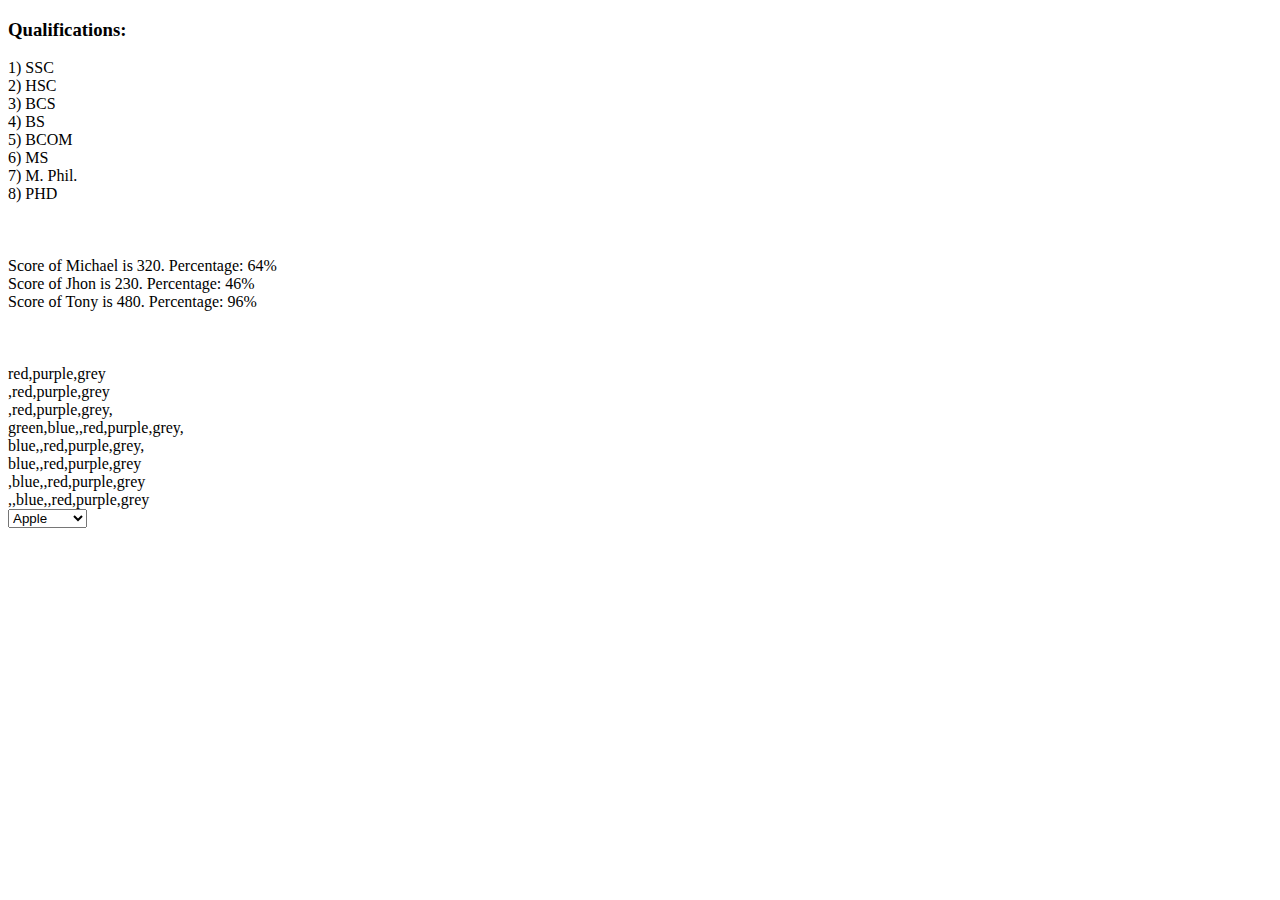
<file: Assignment 14-16/index.html>
<!DOCTYPE html>
<html lang="en">
<head>
    <meta charset="UTF-8">
    <meta name="viewport" content="width=device-width, initial-scale=1.0">
    <title>Document</title>
</head>
<body>
    


    <script src="app.js"></script>
</body>
</html>
</file>
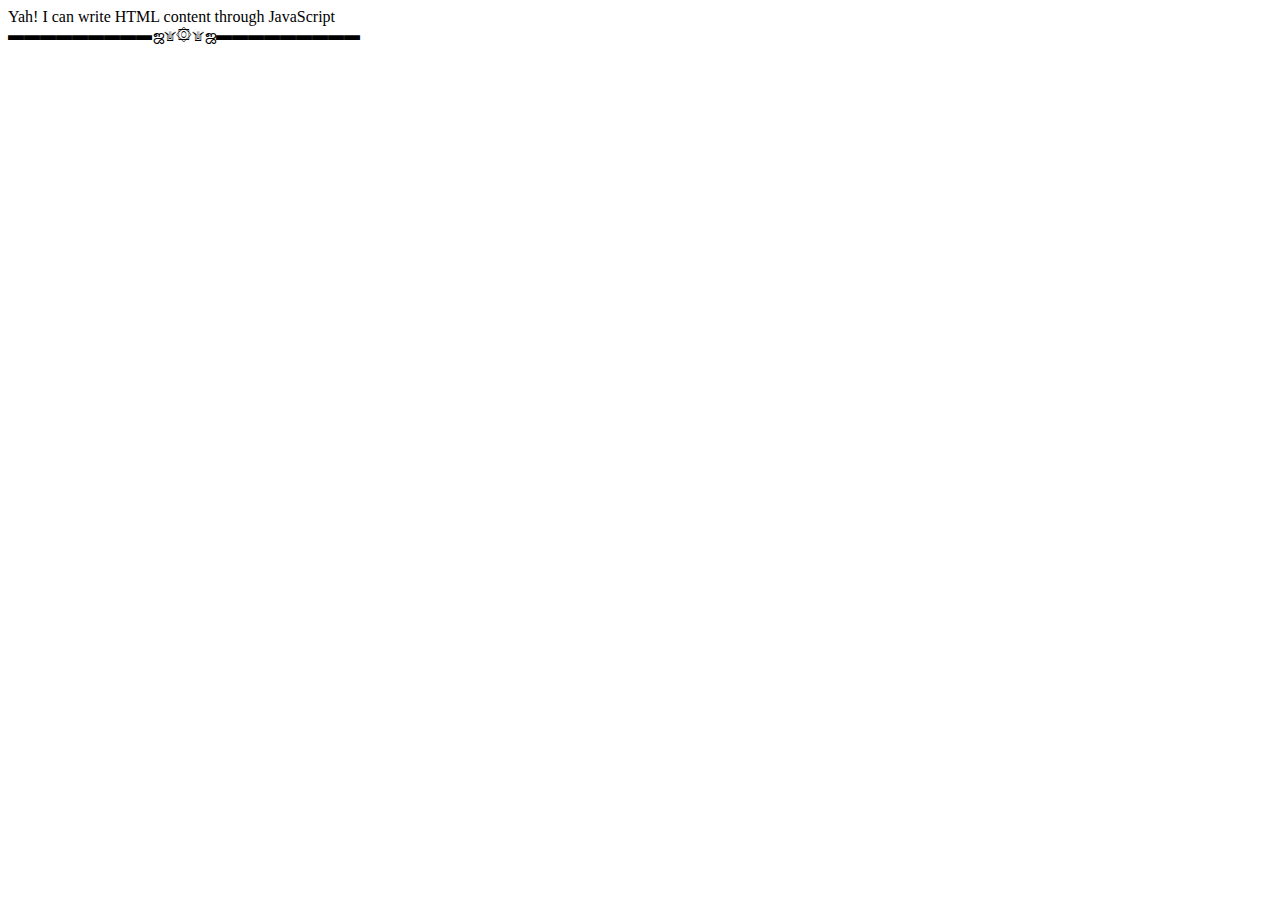
<file: Assignment 2/index.html>
<!DOCTYPE html>
<html lang="en">
<head>
    <meta charset="UTF-8">
    <meta name="viewport" content="width=device-width, initial-scale=1.0">
    <title>Document</title>
    <script src="app.js"></script>
</head>
<body>
    
</body>
</html>
</file>
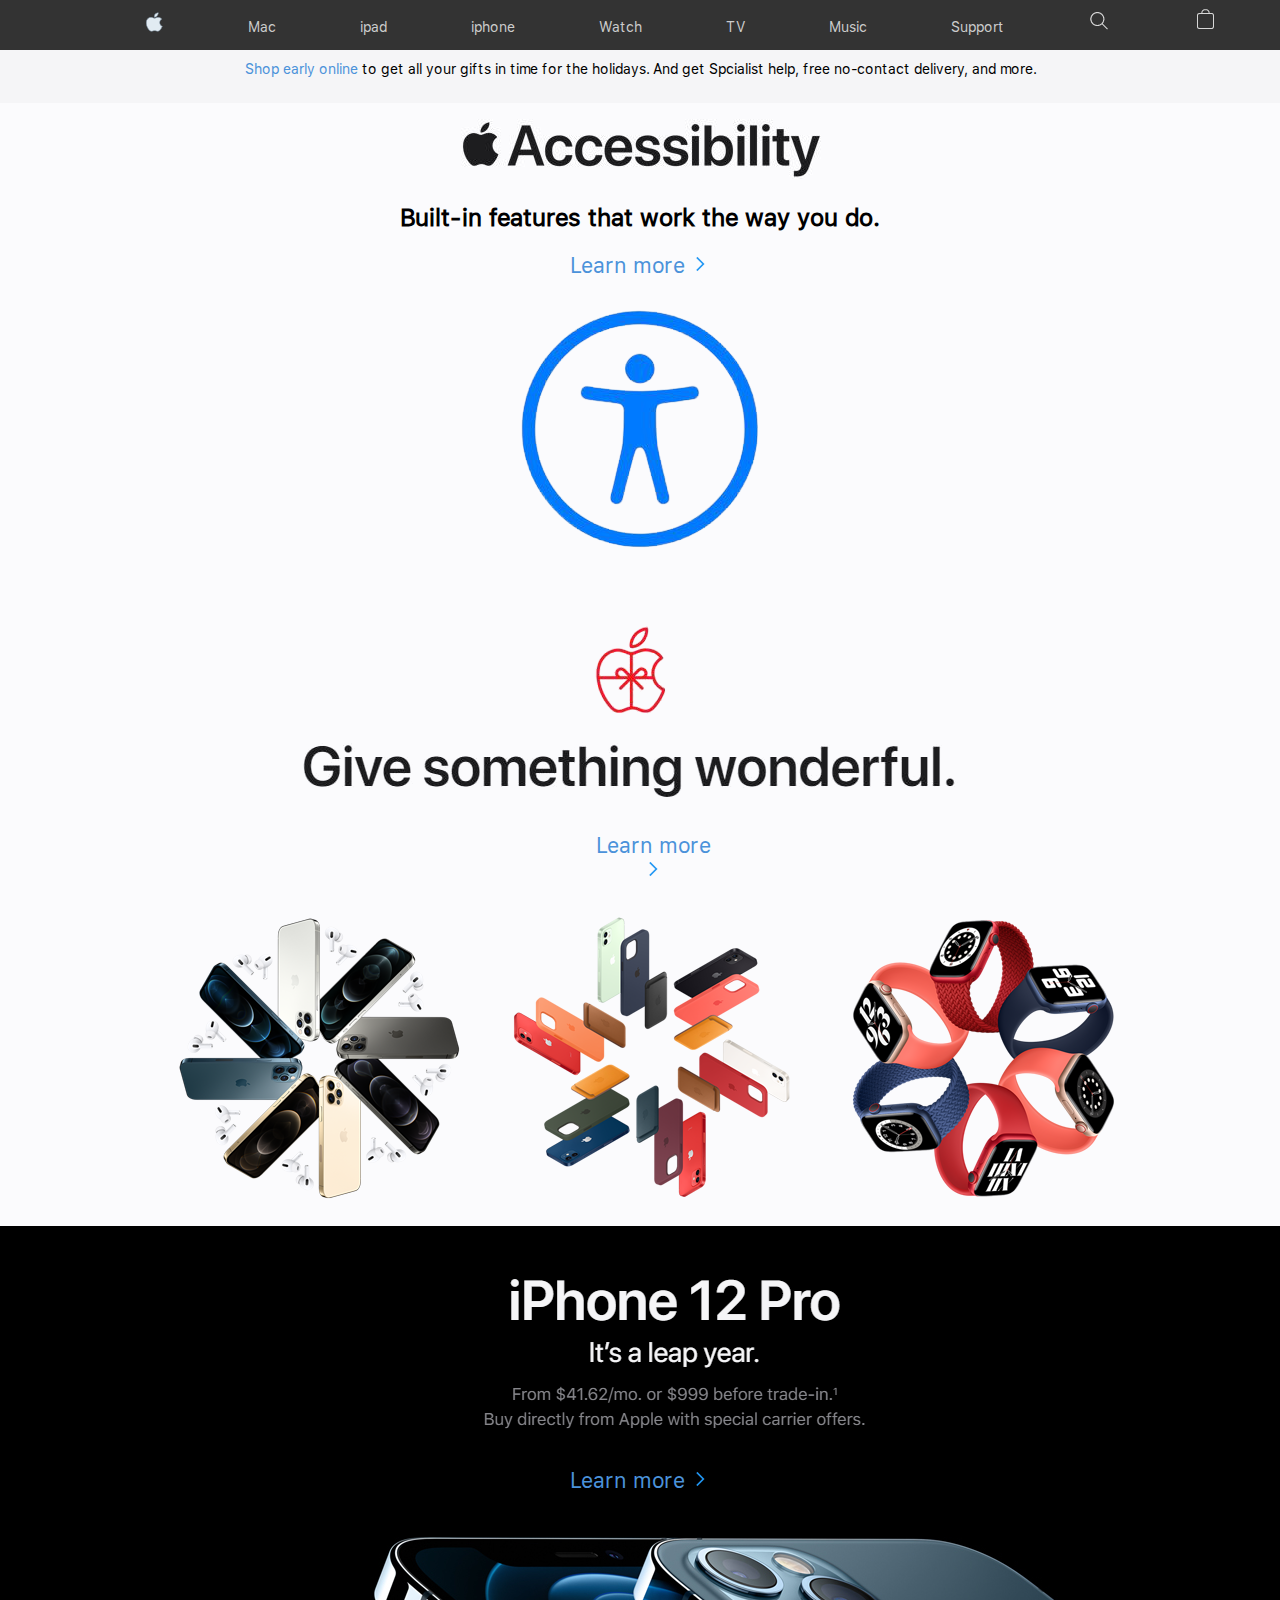
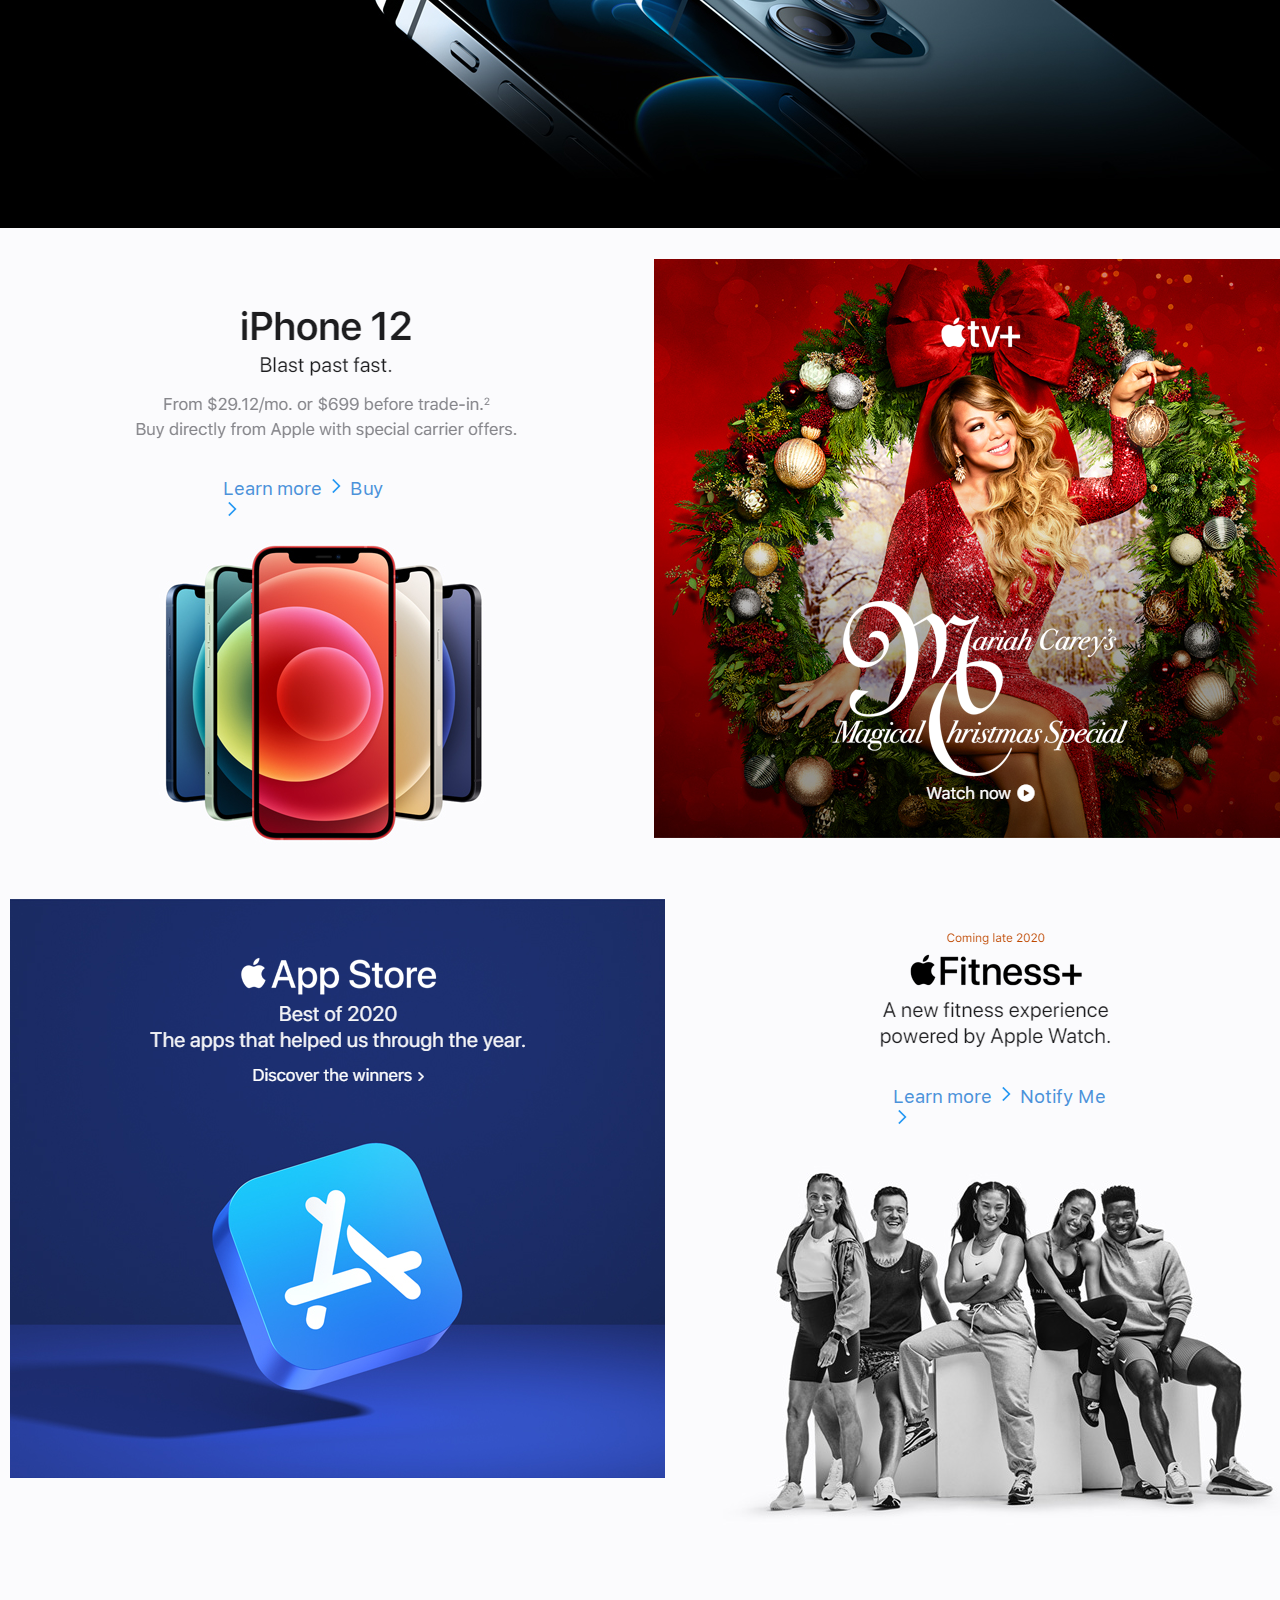
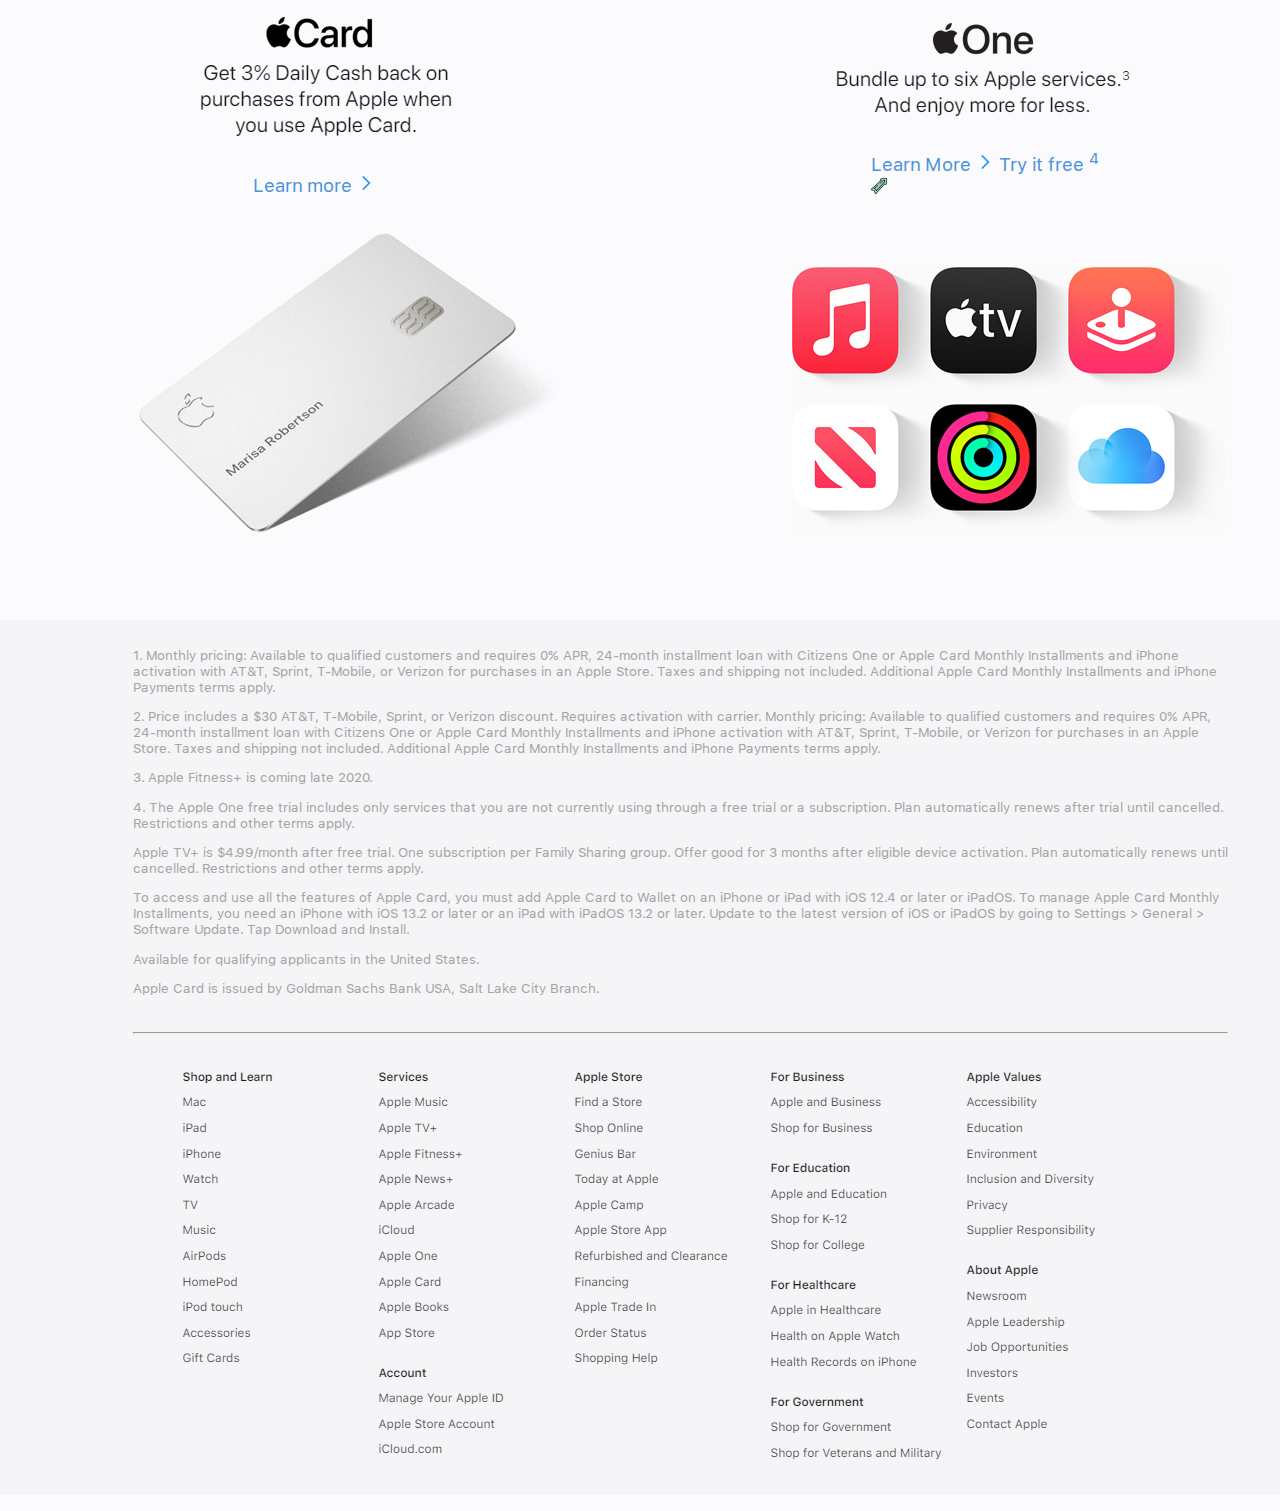
<file: Assignment 1/Sixth/index.html>
<!DOCTYPE html>
<html lang="en">

<head>
    <meta charset="UTF-8">
    <meta name="viewport" content="width=device-width, initial-scale=1.0">
    <title>Apple</title>
    <link rel="shortcut icon" type="image/x-icon" href="favicon.png">
    <link rel="stylesheet" href="style.css">
    <script src="app.js"></script>

<body>
    <center>
        <header>
            <div class="header">

                <nav>
                    <ul class="navigation">
                        <li class="iphone"> <a href="index.html"><img src="images/logo.png" /></a>
                        </li>
                        <li class="mac">
                            <a href="#">Mac</a>
                        </li>
                        <li class="ipad"><a href="#">ipad</a>
                        </li>
                        <li class="iphone"><a href="#">iphone</a>
                        </li>
                        <li class="watch"><a href="#">Watch</a>
                        </li>
                        <li class="tv"><a href="#">TV</a>
                        </li>
                        <li class="music"><a href="#">Music</a>
                        </li>
                        <li class="support"><a href="#">Support</a>
                        </li>
                        <li class="search"><a href="#"><img src="images/search.PNG" alt="search"></a>
                        </li>
                        <li class="shop"><a href="#"><img src="images/shop.PNG" alt="shop"></a>
                        </li>
                    </ul>
                </nav>
            </div>
        </header>
    </center><br><br>
    <div class="extra">
        <center>
            <p>
                <span><a href="#">Shop early online</a> to get all your gifts in time for the
                    holidays. And get Spcialist help, free no-contact delivery, and more.</span>
            </p>
        </center>
    </div>
    <div class="accessibility">
        <center>
            <!-- <p>
                <img src="image 1.PNG" alt="accessibility">
            </p> -->
            <a href="#">
                <p>
                    <img src="images/image 1.JPG" alt="">
                </p>
                <p>
                    <h2>Built-in features that work the way you do.</h2>
                </p>
                <p id="learn-more">Learn more <img src="images/forward.png"></p>
                <p> <img src="images/image 2.png" alt=""></p>
            </a>
        </center>
    </div><br>
    <div class="gifts">
        <center>
            <a href="#">
                <p>
                    <img src="images/image 3.png" alt="gifts">
                </p>
                <p id="learn-more">Learn more <img src="images/forward.png"></p>
                <p><img src="images/image 4.PNG" alt="gifts"></p>
            </a>
        </center>
    </div>

    <div class="iphone12-pro">
        <center>
            <a href="#">
                <p><img src="images/image 5.PNG" alt="iphone12-pro"></p>
                <p id="learn-more">Learn more <img src="images/forward.png"></p>
                <p><img src="images/image 6.PNG" alt=""></p>
            </a>
        </center>
    </div>
    <div class="container-1">
        <div class="iphone-12">
            <a href="#">
                <p><img src="images/image 7.PNG" alt="iphone-12"></p>
                <p id="side">Learn more <img src="images/forward.png"> Buy <img src="images/forward.png"></p>
                <p><img src="images/image 8.PNG" alt=""></p>
            </a>
        </div>
        <div class="apple-tv">
            <a href="#"><img src="images/image 9.PNG" alt="apple-tv"></a>
        </div>
    </div>
    <div class="container-2">
        <div class="app-store">
            <a href="#">
                <p><img src="images/image 10.PNG" alt="app-store"></p>
            </a>
        </div>
        <div class="fitness">
            <a href="#">
                <p><img src="images/image 11.PNG" alt="fitness"></p>
                <p id="side-2">Learn more <img src="images/forward.png">
                    Notify Me <img src="images/forward.png"></p>
                <p><img src="images/image 12.PNG" alt="fitness"></p>
            </a>
        </div>
    </div>
    <div class="container-3">
        <div class="apple-card">
            <a href="">
                <p><img src="images/image 13.PNG" alt="apple-card"></p>
                <p id="side-3">Learn more <img src="images/forward.png"></p>
                <p><img src="images/image 14.PNG" alt="apple-card"></p>
            </a>
        </div>
        <div class="apple-one">
            <a href="#">
                <p><img src="images/image 15.PNG" alt="apple-one"></p>
                <p id="side-4">Learn More <img src="images/forward.png"> Try it free <sup>4</sup> <img
                        src="images/arrow.png"></p>
                <p><img src="images/image 16.PNG" alt="apple-one"></p>
            </a>
        </div>
    </div>
    <div class="footer">
        <div class="description">

            <p> 1. Monthly pricing: Available to qualified customers and requires 0% APR, 24-month
                installment loan with Citizens One or Apple Card Monthly Installments and iPhone
                <br> activation with AT&T, Sprint, T-Mobile, or Verizon for purchases in an
                Apple Store. Taxes and shipping not included. Additional Apple Card Monthly Installments and
                iPhone <br>Payments terms apply.</p>
            <p>2. Price includes a $30 AT&T, T-Mobile, Sprint, or Verizon discount. Requires activation with carrier.
                Monthly pricing: Available to qualified customers and requires 0% APR,
                <br> 24-month installment loan with Citizens One or Apple Card Monthly Installments and iPhone
                activation with AT&T, Sprint, T-Mobile, or Verizon for purchases in an Apple
                <br> Store. Taxes and shipping not included. Additional Apple Card Monthly
                Installments and iPhone Payments terms apply.</p>
            <p>3. Apple Fitness+ is coming late 2020.</p>
            <p>4. The Apple One free trial includes only services that you are not currently using through a free trial
                or
                a subscription. Plan automatically renews after trial until cancelled.
                <br> Restrictions and other terms apply.</p>

            <p>Apple TV+ is $4.99/month after free trial. One subscription per Family Sharing group. Offer good for 3
                months
                after eligible device activation.
                Plan automatically renews until
                <br> cancelled. Restrictions and other terms apply.</p>
            <p>To access and use all the features of Apple Card, you must add Apple Card to Wallet on an iPhone or iPad
                with
                iOS 12.4 or later or iPadOS. To manage Apple Card Monthly
                <br> Installments, you need an iPhone with iOS 13.2 or later or an iPad with iPadOS 13.2 or later.
                Update to
                the latest version of iOS or iPadOS by going to Settings > General >
                <br> Software Update. Tap Download and Install.</p>
            <p>
                Available for qualifying applicants in the United States.
            </p>
            <p>
                Apple Card is issued by Goldman Sachs Bank USA, Salt Lake City Branch.
            </p><br>
            <hr>
           
        </div>
        <div>
             <p><img src="images/image 18.PNG" alt="description"></p>
        </div>
    </div>

</body>

</html>
</file>
<file: Assignment 1/Sixth/style.css>
@font-face{
    font-family: SFProText;
    src: url(fonts/FontsFree-Net-SFProText-Regular.ttf);
}

body{
    font-weight: 300;
    margin: 0;
    background-color: #fbfbfd;
    font-family: 'SFProText', sans-serif;
}
nav{
    height: 50px;
}

.header{
    background-color: #333333;
    margin: 0 auto;
z-index: 1000;
position: fixed;
top: 0px;
width: 100%;

}
.navigation{
    color: #7e7e7e; 
}
header::after{
    display: table;
    clear: both;
}
nav ul{
    margin: 0;
    padding: 0;
    list-style: none;
    font-size: 15px;
}
nav li{
    display: inline-block;
    margin-left: 80px;
    position: relative;
    font-size: 14px;
}

.iphone{
    padding-top: 8px;
    
}
.search{
    padding-top: 8px;
    
}
.shop{
    padding-top: 8px;
}
nav a{
    text-decoration: none;
    color: #cccccc;
}
nav a:hover{
    color: aliceblue;
}
.extra{
    
    padding-top: 5px;
    background-color: #f5f5f7;
    height: 60px;
    position: relative;
}
.extra span a{
    text-decoration: none;
    color: #4b92da;
    font-weight: 300;
}
.extra span a:hover{
    text-decoration: underline;
}
.extra span{
    font-weight: 500;
    font-size: 14px;
}
.accessibility a{
   text-decoration: none;
   color: black;
}
.gifts{
    padding-left: 20pt;
}
.gifts a{
    text-decoration: none;
}
#learn-more{
    color: #4b92da;
    font-size: 16pt;
    font-weight: 500;
    width: 11%;
}
#learn-more:hover{
    text-decoration: underline;
}
.iphone12-pro{
    background-color: #000000;
}
.iphone12-pro a{
    text-decoration: none;
}
#side{
    color: #4b92da;
    font-size: 14pt;
    font-weight: 400;
margin-left: 167pt;
width: 28%;
background-color: #fbfbfd;
}
.iphone-12 a{
    text-decoration: none;
}
#side:hover{
    text-decoration: underline;
}
.apple-tv{
    margin-top: 15px;
}
.container-1{
    display: grid;
    grid-template-columns: 1fr 1fr;
    grid-gap: 5px;
    padding-top: 0px;
}
.app-store{
    margin-left: 10px;
}
.fitness a{
    text-decoration: none;
}
.container-2{
    display: grid;
    grid-template-columns: 1fr 1fr;
    grid-gap: 5px;
    padding-top: 0px;
}
#side-2{
    color: #4b92da;
    font-size: 14pt;
    font-weight: 400;
margin-left: 167pt;
width: 36%;
}
#side-2:hover{
    text-decoration: underline;
}
.apple-card a{
    text-decoration: none;
}
#side-3{
    color: #4b92da;
    font-size: 14pt;
    font-weight: 400;
    margin-left: 190pt;
    width: 19%;
}
#side-3:hover{
    text-decoration: underline;
}
#side-4{
    color: #4b92da;
    font-size: 14pt;
    font-weight: 400;
margin-left: 160pt;
width: 38%;
}
.apple-one a{
text-decoration: none;
}
#side-4:hover{
    text-decoration: underline;
}
.container-3{
    display: grid;
    grid-template-columns: 1fr 1fr;
    grid-gap: 5px;
    padding-top: 0px;
}
.description{
    background-color: #f5f5f7;
    font-weight: 100;
    align-content: center;
    font-size: 10pt;
    color: #a5a3a3;
    margin-left: 100pt;
    width: fit-content;
    padding-top: 10pt;
}

  .footer{
      background-color:  #f5f5f7;
  }
</file>
